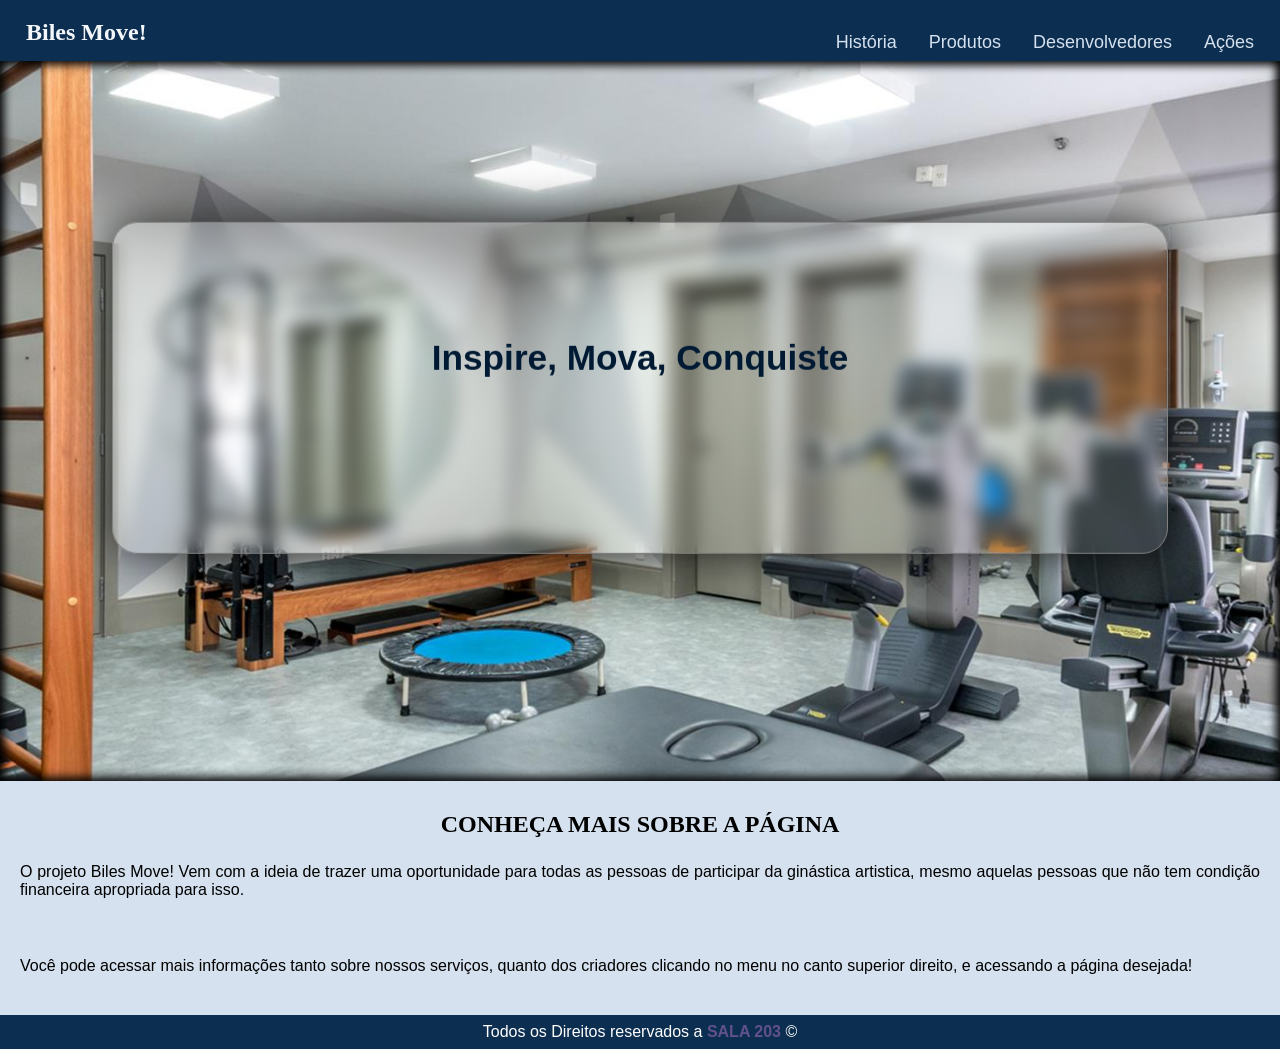
<file: index.html>
<!DOCTYPE html>
<html lang="pt-br">
<head>
    <meta charset="UTF-8">
    <meta name="viewport" content="width=device-width, initial-scale=1.0">
    <title>Bem-Vindo(a)!</title>
    <link rel="stylesheet" href="style.css">
</head>
<body>
    <header class="header">
        <nav class="nav" data-page="inicio">
            <h1>Biles Move!</h1>
            <button class="hamburger" aria-label="Abrir menu">
                <span></span>
                <span></span>
                <span></span>
            </button>
            <ul class="nav-list">
                <li><a href="historia.html">História</a></li>
                <li><a href="produtos.html">Produtos</a></li>
                <li><a href="desenvolvedores.html">Desenvolvedores</a></li>
                <li><a href="acoes.html">Ações</a></li>
            </ul>
        </nav>
    </header>
    <div id="container">
        <section id="content">
            <h1> Inspire, Mova, Conquiste  </h1>
        </section>
    </div>
    <main>
        <h2>CONHEÇA MAIS SOBRE A PÁGINA</h2>
        <p>O projeto Biles Move! Vem com a ideia de trazer uma oportunidade para todas as pessoas de participar da ginástica artistica, mesmo aquelas pessoas que não tem condição financeira apropriada para isso.
        </p> <br>
        <p>Você pode acessar mais informações tanto sobre nossos serviços, quanto dos criadores clicando no menu no canto superior direito, e acessando a página desejada!</p>
    </main>
    <footer>Todos os Direitos reservados a <a href="">SALA 203</a> &copy;</footer>

    <div id="loading-overlay" class="hidden">Carregando...</div>

    <script>
        const hamburger = document.querySelector(".hamburger");
        const nav = document.querySelector(".nav");
        const navList = document.querySelector(".nav-list");
        const loadingOverlay = document.getElementById("loading-overlay");

        const pageName = document.location.pathname.split("/").pop() || "index.html";

        const highlightCurrentOrMapInicio = () => {
            const currentPage = pageName.toLowerCase();
            const map = {
                "historia.html": "História",
                "produtos.html": "Produtos",
                "desenvolvedores.html": "Desenvolvedores",
                "acoes.html": "Ações",
                "index.html": "Inicio"
            };

            const currentText = map[currentPage] || "Inicio";
            navList.querySelectorAll("li > a").forEach(anchor => {
                if (anchor.textContent.trim().toLowerCase() === currentText.toLowerCase()) {
                    anchor.textContent = "Inicio";
                    anchor.href = "index.html";
                }
            });
        };

        const toggleNav = () => {
            nav.classList.toggle("active");
            hamburger.classList.toggle("active");
            document.body.classList.toggle("no-scroll");
        };

        hamburger.addEventListener("click", toggleNav);

        navList.querySelectorAll("a").forEach(link => {
            link.addEventListener("click", event => {
                event.preventDefault();
                const destino = link.getAttribute("href");

                nav.classList.add("active");
                hamburger.classList.add("active");
                document.body.classList.add("no-scroll");
                loadingOverlay.classList.remove("hidden");

                setTimeout(() => {
                    window.location.href = destino;
                }, 300);
            });
        });

        highlightCurrentOrMapInicio();
        nav.classList.remove("active");
        hamburger.classList.remove("active");
    </script>
</body>
</html>
</file>
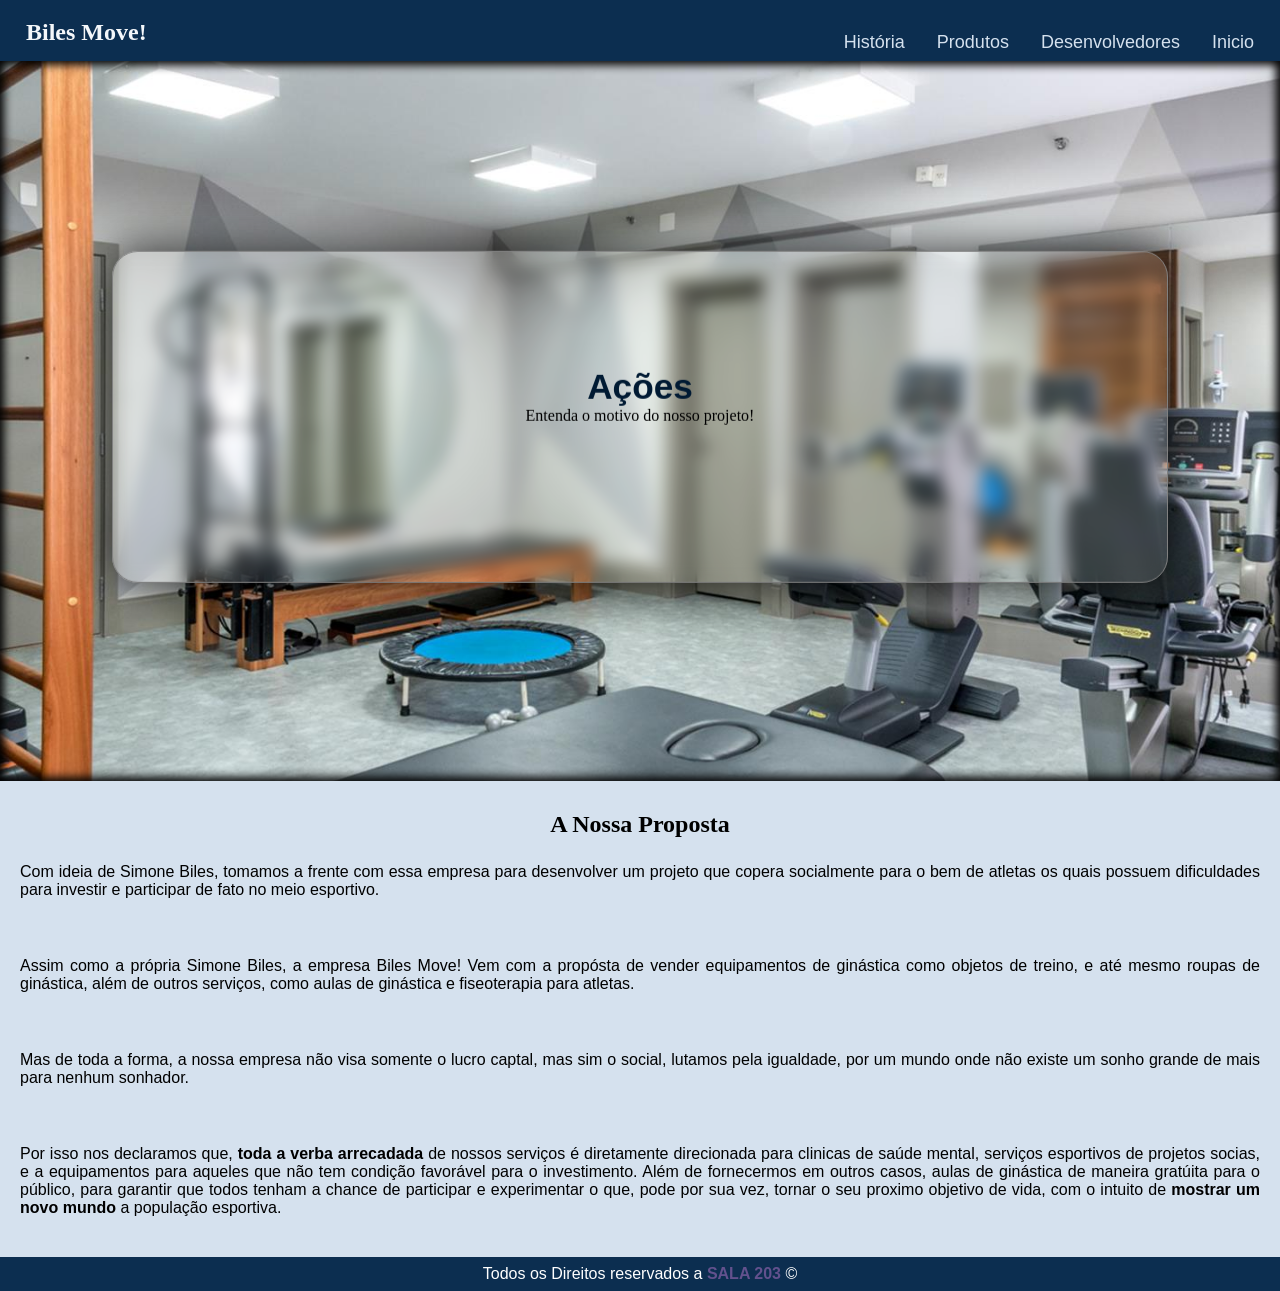
<file: acoes.html>
<!DOCTYPE html>
<html lang="pt-br">
<head>
    <meta charset="UTF-8">
    <meta name="viewport" content="width=device-width, initial-scale=1.0">
    <title>Ações</title>
    <link rel="stylesheet" href="style.css">
</head>
<body>
    <header class="header">
        <nav class="nav" data-page="acoes">
            <h1>Biles Move!</h1>
            <button class="hamburger" aria-label="Abrir menu">
                <span></span>
                <span></span>
                <span></span>
            </button>
            <ul class="nav-list">
                <li><a href="historia.html">História</a></li>
                <li><a href="produtos.html">Produtos</a></li>
                <li><a href="desenvolvedores.html">Desenvolvedores</a></li>
                <li><a href="acoes.html">Ações</a></li>
            </ul>
        </nav>
    </header>

    <div id="conteiner">
        <section id="content">
            <h1>Ações</h1>
            <p>Entenda o motivo do nosso projeto!</p>
        </section>
    </div>

    <main>
        <h2>A Nossa Proposta</h2>
        <p>Com ideia de Simone Biles, tomamos a frente com essa empresa para desenvolver um projeto que copera socialmente para o bem de atletas os quais possuem dificuldades para investir e participar de fato no meio esportivo.</p>
<br>
        <p>Assim como a própria Simone Biles, a empresa Biles Move! Vem com a propósta de vender equipamentos de ginástica como objetos de treino, e até mesmo roupas de ginástica, além de outros serviços, como aulas de ginástica e fiseoterapia para atletas.</p>
<br>
        <p>Mas de toda a forma, a nossa empresa não visa somente o lucro captal, mas sim o social, lutamos pela igualdade, por um mundo onde não existe um sonho grande de mais para nenhum sonhador.</p>
<br>
        <p>Por isso nos declaramos que, <strong>toda a verba arrecadada</strong> de nossos serviços é diretamente direcionada para clinicas de saúde mental, serviços esportivos de projetos socias, e a equipamentos para aqueles que não tem condição favorável para o investimento. Além de fornecermos em outros casos, aulas de ginástica de maneira gratúita para o público, para garantir que todos tenham a chance de participar e experimentar o que, pode por sua vez, tornar o seu proximo objetivo de vida, com o intuito de <strong>mostrar um novo mundo</strong> a população esportiva.</p>
    </main>

    <footer>Todos os Direitos reservados a <a href="">SALA 203</a> &copy;</footer>

    <div id="loading-overlay" class="hidden">Carregando...</div>

    <script>
        const hamburger = document.querySelector(".hamburger");
        const nav = document.querySelector(".nav");
        const navList = document.querySelector(".nav-list");
        const loadingOverlay = document.getElementById("loading-overlay");

        const pageName = document.location.pathname.split("/").pop() || "index.html";

        const highlightCurrentOrMapInicio = () => {
            const currentPage = pageName.toLowerCase();
            const map = {
                "historia.html": "História",
                "produtos.html": "Produtos",
                "desenvolvedores.html": "Desenvolvedores",
                "acoes.html": "Ações",
                "index.html": "Inicio"
            };

            const currentText = map[currentPage] || "Inicio";
            navList.querySelectorAll("li > a").forEach(anchor => {
                if (anchor.textContent.trim().toLowerCase() === currentText.toLowerCase()) {
                    anchor.textContent = "Inicio";
                    anchor.href = "index.html";
                }
            });
        };

        const toggleNav = () => {
            nav.classList.toggle("active");
            hamburger.classList.toggle("active");
            document.body.classList.toggle("no-scroll");
        };

        hamburger.addEventListener("click", toggleNav);

        navList.querySelectorAll("a").forEach(link => {
            link.addEventListener("click", event => {
                event.preventDefault();
                const destino = link.getAttribute("href");

                nav.classList.add("active");
                hamburger.classList.add("active");
                document.body.classList.add("no-scroll");
                loadingOverlay.classList.remove("hidden");

                setTimeout(() => {
                    window.location.href = destino;
                }, 300);
            });
        });

        highlightCurrentOrMapInicio();
        nav.classList.remove("active");
        hamburger.classList.remove("active");
    </script>
</body>
</html>
</file>
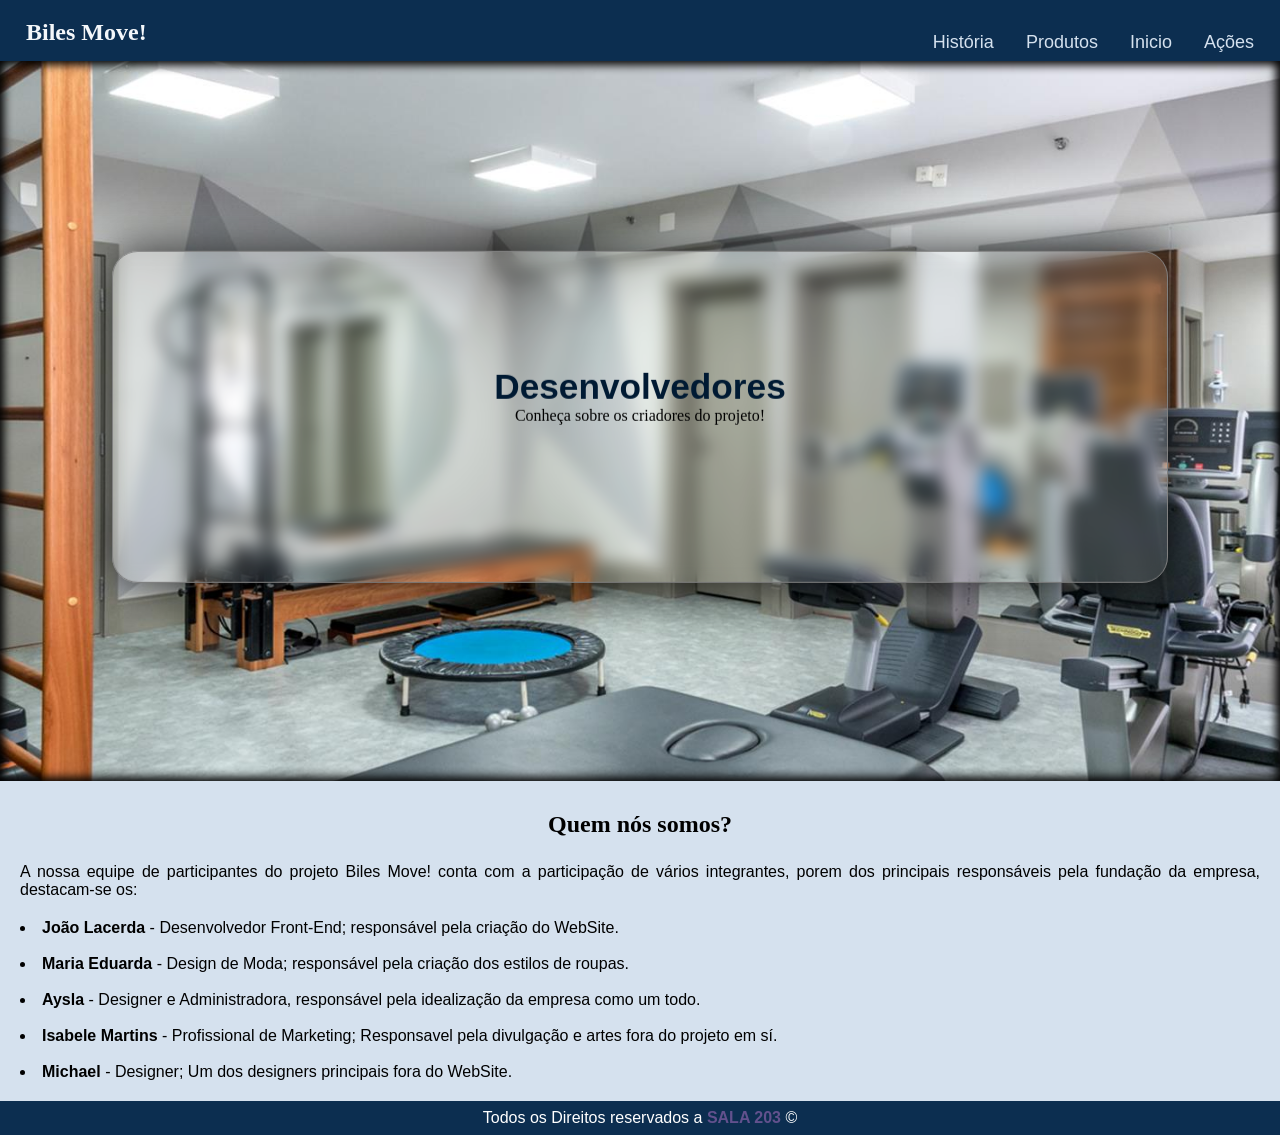
<file: desenvolvedores.html>
<!DOCTYPE html>
<html lang="pt-br">
<head>
    <meta charset="UTF-8">
    <meta name="viewport" content="width=device-width, initial-scale=1.0">
    <title>Desenvolvedores</title>
    <link rel="stylesheet" href="style.css">
    <style>
        ul {
            list-style: inside;
        }
        li {
            font-family: Arial, Helvetica, sans-serif;
            text-align: justify;
        }
    </style>
</head>
<body>
    <header class="header">
        <nav class="nav" data-page="desenvolvedores">
            <h1>Biles Move!</h1>
            <button class="hamburger" aria-label="Abrir menu">
                <span></span>
                <span></span>
                <span></span>
            </button>
            <ul class="nav-list">
                <li><a href="historia.html">História</a></li>
                <li><a href="produtos.html">Produtos</a></li>
                <li><a href="desenvolvedores.html">Desenvolvedores</a></li>
                <li><a href="acoes.html">Ações</a></li>
            </ul>
        </nav>
    </header>

    <div id="conteiner">
        <section id="content">
            <h1>Desenvolvedores</h1>
            <p>Conheça sobre os criadores do projeto!</p>
        </section>
    </div>

    <main>
        <h2>Quem nós somos?</h2>
        <p>A nossa equipe de participantes do projeto Biles Move! conta com a participação de vários integrantes, porem dos principais responsáveis pela fundação da empresa, destacam-se os:</p>

        <section>
            <ul>
                <li><strong>João Lacerda</strong> - Desenvolvedor Front-End; responsável pela criação do WebSite.</li> <br>
                <li><strong>Maria Eduarda</strong> - Design de Moda; responsável pela criação dos estilos de roupas.</li> <br>
                <li><strong>Aysla</strong> - Designer e Administradora, responsável pela idealização da empresa como um todo.</li> <br>
                <li><strong>Isabele Martins</strong> - Profissional de Marketing; Responsavel pela divulgação e artes fora do projeto em sí.</li> <br>
                <li><strong>Michael</strong> - Designer; Um dos designers principais fora do WebSite.</li>

            </ul>
        </section>
    </main>

    <footer>Todos os Direitos reservados a <a href="">SALA 203</a> &copy;</footer>

    <div id="loading-overlay" class="hidden">Carregando...</div>

    <script>
        const hamburger = document.querySelector(".hamburger");
        const nav = document.querySelector(".nav");
        const navList = document.querySelector(".nav-list");
        const loadingOverlay = document.getElementById("loading-overlay");

        const pageName = document.location.pathname.split("/").pop() || "index.html";

        const highlightCurrentOrMapInicio = () => {
            const currentPage = pageName.toLowerCase();
            const map = {
                "historia.html": "História",
                "produtos.html": "Produtos",
                "desenvolvedores.html": "Desenvolvedores",
                "acoes.html": "Ações",
                "index.html": "Inicio"
            };

            const currentText = map[currentPage] || "Inicio";
            navList.querySelectorAll("li > a").forEach(anchor => {
                if (anchor.textContent.trim().toLowerCase() === currentText.toLowerCase()) {
                    anchor.textContent = "Inicio";
                    anchor.href = "index.html";
                }
            });
        };

        const toggleNav = () => {
            nav.classList.toggle("active");
            hamburger.classList.toggle("active");
            document.body.classList.toggle("no-scroll");
        };

        hamburger.addEventListener("click", toggleNav);

        navList.querySelectorAll("a").forEach(link => {
            link.addEventListener("click", event => {
                event.preventDefault();
                const destino = link.getAttribute("href");

                nav.classList.add("active");
                hamburger.classList.add("active");
                document.body.classList.add("no-scroll");
                loadingOverlay.classList.remove("hidden");

                setTimeout(() => {
                    window.location.href = destino;
                }, 300);
            });
        });

        highlightCurrentOrMapInicio();
        nav.classList.remove("active");
        hamburger.classList.remove("active");
    </script>
</body>
</html>
</file>
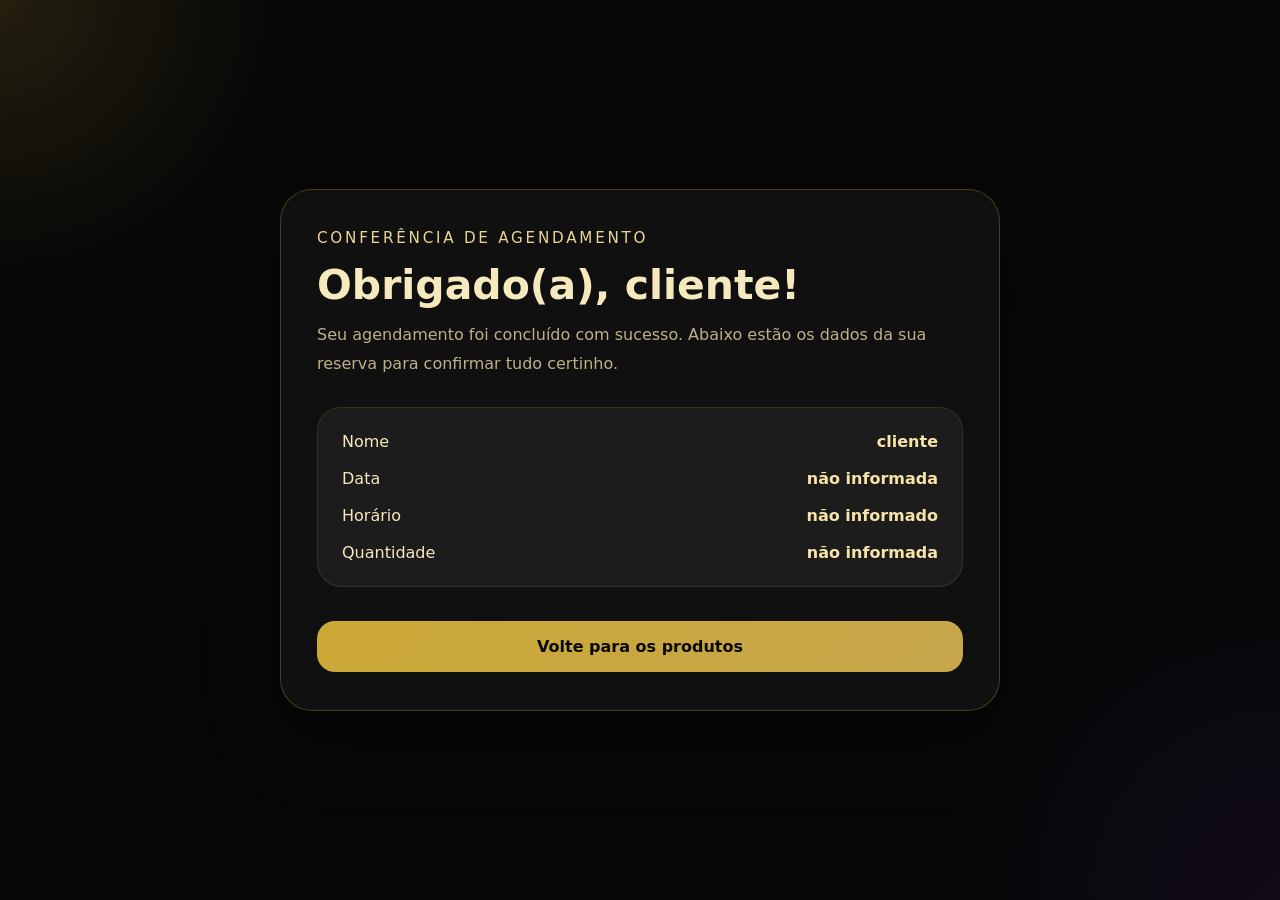
<file: fiseoconcluida.html>
<!DOCTYPE html>
<html lang="pt-br">
<head>
    <meta charset="UTF-8">
    <meta name="viewport" content="width=device-width, initial-scale=1.0">
    <title>Obrigado(a)!</title>
    <style>
        :root {
            --bg: #050505;
            --panel: rgba(18, 18, 18, 0.92);
            --border: rgba(212, 175, 55, 0.28);
            --text: #f6e9be;
            --text-muted: #bdb08a;
            --gold: #e9d694;
            --gold-strong: #f7e3a8;
            --success: #9fcd8f;
            --shadow: 0 26px 68px rgba(0, 0, 0, 0.4);
        }

        * {
            margin: 0;
            padding: 0;
            box-sizing: border-box;
        }

        body {
            min-height: 100vh;
            font-family: Inter, system-ui, -apple-system, BlinkMacSystemFont, "Segoe UI", sans-serif;
            background: radial-gradient(circle at top left, rgba(212,175,55,0.14), transparent 18%),
                        radial-gradient(circle at bottom right, rgba(71, 38, 114, 0.16), transparent 22%),
                        linear-gradient(180deg, #070707 0%, #070607 100%);
            color: var(--text);
            display: flex;
            align-items: center;
            justify-content: center;
            padding: 30px;
        }

        .card {
            width: min(720px, 100%);
            background: var(--panel);
            border: 1px solid var(--border);
            border-radius: 32px;
            box-shadow: var(--shadow);
            overflow: hidden;
            animation: slideUp 0.8s ease-out forwards;
            opacity: 0;
            transform: translateY(60px);
        }

        .card.visible {
            opacity: 1;
            transform: translateY(0);
        }

        .card-inner {
            padding: 38px 36px;
        }

        .headline {
            display: inline-block;
            margin-bottom: 18px;
            color: var(--gold);
            letter-spacing: 0.18em;
            font-size: 0.95rem;
        }

        h1 {
            font-size: clamp(2rem, 3.2vw, 2.8rem);
            margin-bottom: 14px;
            line-height: 1.02;
        }

        .message-copy {
            color: var(--text-muted);
            line-height: 1.8;
            margin-bottom: 28px;
        }

        .details {
            background: rgba(255,255,255,0.05);
            border: 1px solid rgba(212,175,55,0.14);
            padding: 24px;
            border-radius: 24px;
            display: grid;
            gap: 18px;
            margin-bottom: 34px;
        }

        .detail-item {
            display: flex;
            justify-content: space-between;
            gap: 16px;
            color: var(--text-muted);
            font-size: 1rem;
        }

        .detail-item strong {
            color: var(--gold-strong);
            font-weight: 700;
        }

        .detail-item span {
            color: var(--text);
        }

        .action-link {
            display: inline-flex;
            align-items: center;
            justify-content: center;
            width: 100%;
            padding: 16px 22px;
            background: linear-gradient(135deg, rgba(212,175,55,0.96), rgba(255,214,95,0.76));
            border-radius: 18px;
            color: #090908;
            font-weight: 700;
            text-decoration: none;
            transition: transform 0.2s ease, filter 0.2s ease;
        }

        .action-link:hover {
            transform: translateY(-2px);
            filter: brightness(1.04);
        }

        @keyframes slideUp {
            from {
                transform: translateY(60px);
                opacity: 0;
            }
            to {
                transform: translateY(0);
                opacity: 1;
            }
        }

        @media (max-width: 620px) {
            .card-inner {
                padding: 28px 22px;
            }

            .detail-item {
                flex-direction: column;
                align-items: flex-start;
            }
        }
    </style>
</head>
<body>
    <article class="card" id="card">
        <div class="card-inner">
            <span class="headline">CONFERÊNCIA DE AGENDAMENTO</span>
            <h1 id="message">Obrigado(a)!</h1>
            <p class="message-copy">Seu agendamento foi concluído com sucesso. Abaixo estão os dados da sua reserva para confirmar tudo certinho.</p>

            <div class="details">
                <div class="detail-item"><span>Nome</span><strong id="detail-name">-</strong></div>
                <div class="detail-item"><span>Data</span><strong id="detail-date">-</strong></div>
                <div class="detail-item"><span>Horário</span><strong id="detail-time">-</strong></div>
                <div class="detail-item"><span>Quantidade</span><strong id="detail-quantity">-</strong></div>
            </div>

            <a class="action-link" href="produtos.html">Volte para os produtos</a>
        </div>
    </article>

    <script>
        const params = new URLSearchParams(window.location.search);
        const nome = params.get('nome') || 'cliente';
        const rawData = params.get('data');
        const horario = params.get('horario') || 'não informado';
        const quantidade = params.get('quantidade') || 'não informada';

        const formatDate = value => {
            if (!value) return 'não informada';
            const parts = value.split('-');
            return parts.length === 3 ? `${parts[2]}/${parts[1]}/${parts[0]}` : value;
        };

        const data = formatDate(rawData);

        document.getElementById('message').textContent = `Obrigado(a), ${nome}!`;
        document.getElementById('detail-name').textContent = nome;
        document.getElementById('detail-date').textContent = data;
        document.getElementById('detail-time').textContent = horario;
        document.getElementById('detail-quantity').textContent = quantidade;

        const card = document.getElementById('card');
        window.requestAnimationFrame(() => card.classList.add('visible'));
    </script>
</body>
</html>
</file>
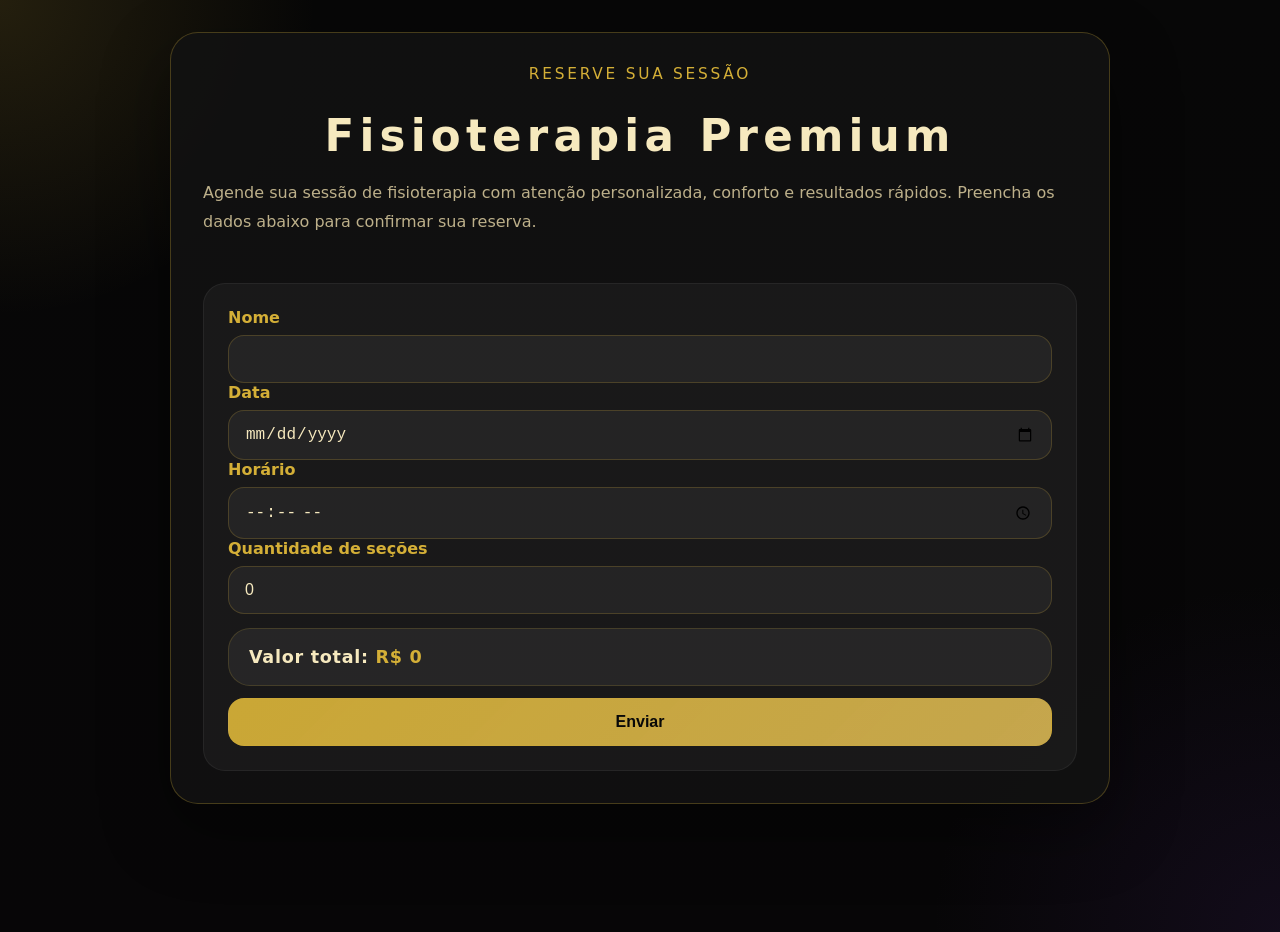
<file: fisioterapia.html>
<!DOCTYPE html>
<html lang="pt-br">
<head>
    <meta charset="UTF-8">
    <meta name="viewport" content="width=device-width, initial-scale=1.0">
    <title>Fisioterapia</title>
    <style>
        :root {
            --bg: #050505;
            --panel: rgba(18, 18, 18, 0.86);
            --border: rgba(212, 175, 55, 0.28);
            --text: #f6e9be;
            --text-muted: #bdb08a;
            --gold: #d4af37;
            --green: #1e3f2d;
            --blue: #0f3d6f;
            --purple: #472a56;
            --shadow: 0 26px 68px rgba(0, 0, 0, 0.4);
        }

        * {
            margin: 0;
            padding: 0;
            box-sizing: border-box;
        }

        body {
            min-height: 100vh;
            background: radial-gradient(circle at top left, rgba(212,175,55,0.14), transparent 20%),
                        radial-gradient(circle at bottom right, rgba(71, 38, 114, 0.18), transparent 22%),
                        linear-gradient(180deg, #070707 0%, #070607 100%);
            color: var(--text);
            font-family: Inter, system-ui, -apple-system, BlinkMacSystemFont, "Segoe UI", sans-serif;
        }

        .page-wrapper {
            max-width: 980px;
            margin: 32px auto;
            padding: 0 20px 40px;
        }

        .card {
            background: var(--panel);
            border: 1px solid var(--border);
            border-radius: 28px;
            box-shadow: var(--shadow);
            overflow: hidden;
            padding: 32px;
        }

        h1 {
            font-size: clamp(2rem, 3.4vw, 3rem);
            text-align: center;
            margin-bottom: 18px;
            letter-spacing: 0.12em;
        }

        .headline {
            display: block;
            text-align: center;
            color: var(--gold);
            margin-bottom: 28px;
            font-size: 0.96rem;
            letter-spacing: 0.18em;
        }

        .content {
            display: grid;
            gap: 28px;
        }

        .info-block {
            background: rgba(255,255,255,0.04);
            border: 1px solid rgba(255,255,255,0.06);
            border-radius: 22px;
            padding: 24px;
        }

        p {
            line-height: 1.8;
            color: var(--text-muted);
            margin-bottom: 18px;
        }

        ul {
            list-style: inside disc;
            color: var(--text);
            padding-left: 18px;
            margin-bottom: 18px;
        }

        ul li {
            margin-bottom: 10px;
        }

        label {
            display: block;
            margin-bottom: 8px;
            font-weight: 600;
            color: var(--gold);
        }

        input,
        button {
            width: 100%;
            border-radius: 16px;
            border: 1px solid rgba(212,175,55,0.22);
            padding: 14px 16px;
            font-size: 1rem;
            color: var(--text);
            background: rgba(255,255,255,0.05);
            outline: none;
        }

        input:focus,
        button:focus {
            border-color: var(--gold);
            box-shadow: 0 0 0 4px rgba(212,175,55,0.12);
        }

        input[type="submit"] {
            background: linear-gradient(135deg, rgba(212,175,55,0.95), rgba(255,214,95,0.75));
            color: #080808;
            font-weight: 700;
            cursor: pointer;
            margin-top: 12px;
        }

        input[type="submit"]:hover {
            filter: brightness(1.04);
        }

        .total-box {
            margin-top: 14px;
            padding: 18px 20px;
            border-radius: 22px;
            background: rgba(255,255,255,0.06);
            border: 1px solid rgba(212,175,55,0.18);
        }

        .total-box h2 {
            font-size: 1.1rem;
            letter-spacing: 0.04em;
            color: var(--text);
        }

        .total-box strong {
            color: var(--gold);
        }

        @media (max-width: 720px) {
            .page-wrapper {
                margin: 20px auto;
                padding: 0 14px 30px;
            }

            .card {
                padding: 24px;
            }
        }
    </style>
</head>
<body>
    <div class="page-wrapper">
        <div class="card">
            <span class="headline">RESERVE SUA SESSÃO</span>
            <h1>Fisioterapia Premium</h1>
            <div class="content">
                <div>
                    <p>Agende sua sessão de fisioterapia com atenção personalizada, conforto e resultados rápidos. Preencha os dados abaixo para confirmar sua reserva.</p>
                </div>
                <section class="info-block">
                    <form id="formulario" method="GET" action="fiseoconcluida.html">
                        <label for="nome">Nome</label>
                        <input type="text" id="nome" name="nome" required>

                        <label for="data">Data</label>
                        <input type="date" id="data" name="data" required>

                        <label for="horario">Horário</label>
                        <input type="time" id="horario" name="horario" min="07:00" max="19:00" step="1800" required>

                        <label for="quantidade">Quantidade de seções</label>
                        <input type="number" min="0" max="5" id="quantidade" name="quantidade" required>

                        <div class="total-box">
                            <h2>Valor total: <strong id="valor-total">R$ 40</strong></h2>
                        </div>

                        <input type="submit" name="send" id="enviar" value="Enviar">
                    </form>
                </section>
            </div>
        </div>
    </div>

    <script>
        const quantidadeInput = document.getElementById('quantidade');
        const valorTotalElement = document.getElementById('valor-total');
        const valorPorSecao = 40;

        const atualizarValorTotal = () => {
            let quantidade = Number(quantidadeInput.value) || 0;
            if (quantidade < 0) quantidade = 0;
            if (quantidade > 5) quantidade = 5;
            quantidadeInput.value = quantidade;

            const total = quantidade * valorPorSecao;
            valorTotalElement.textContent = `R$ ${total}`;
        };

        quantidadeInput.addEventListener('change', atualizarValorTotal);
        quantidadeInput.addEventListener('input', atualizarValorTotal);

        atualizarValorTotal();
    </script>
</body>
</html>
</file>
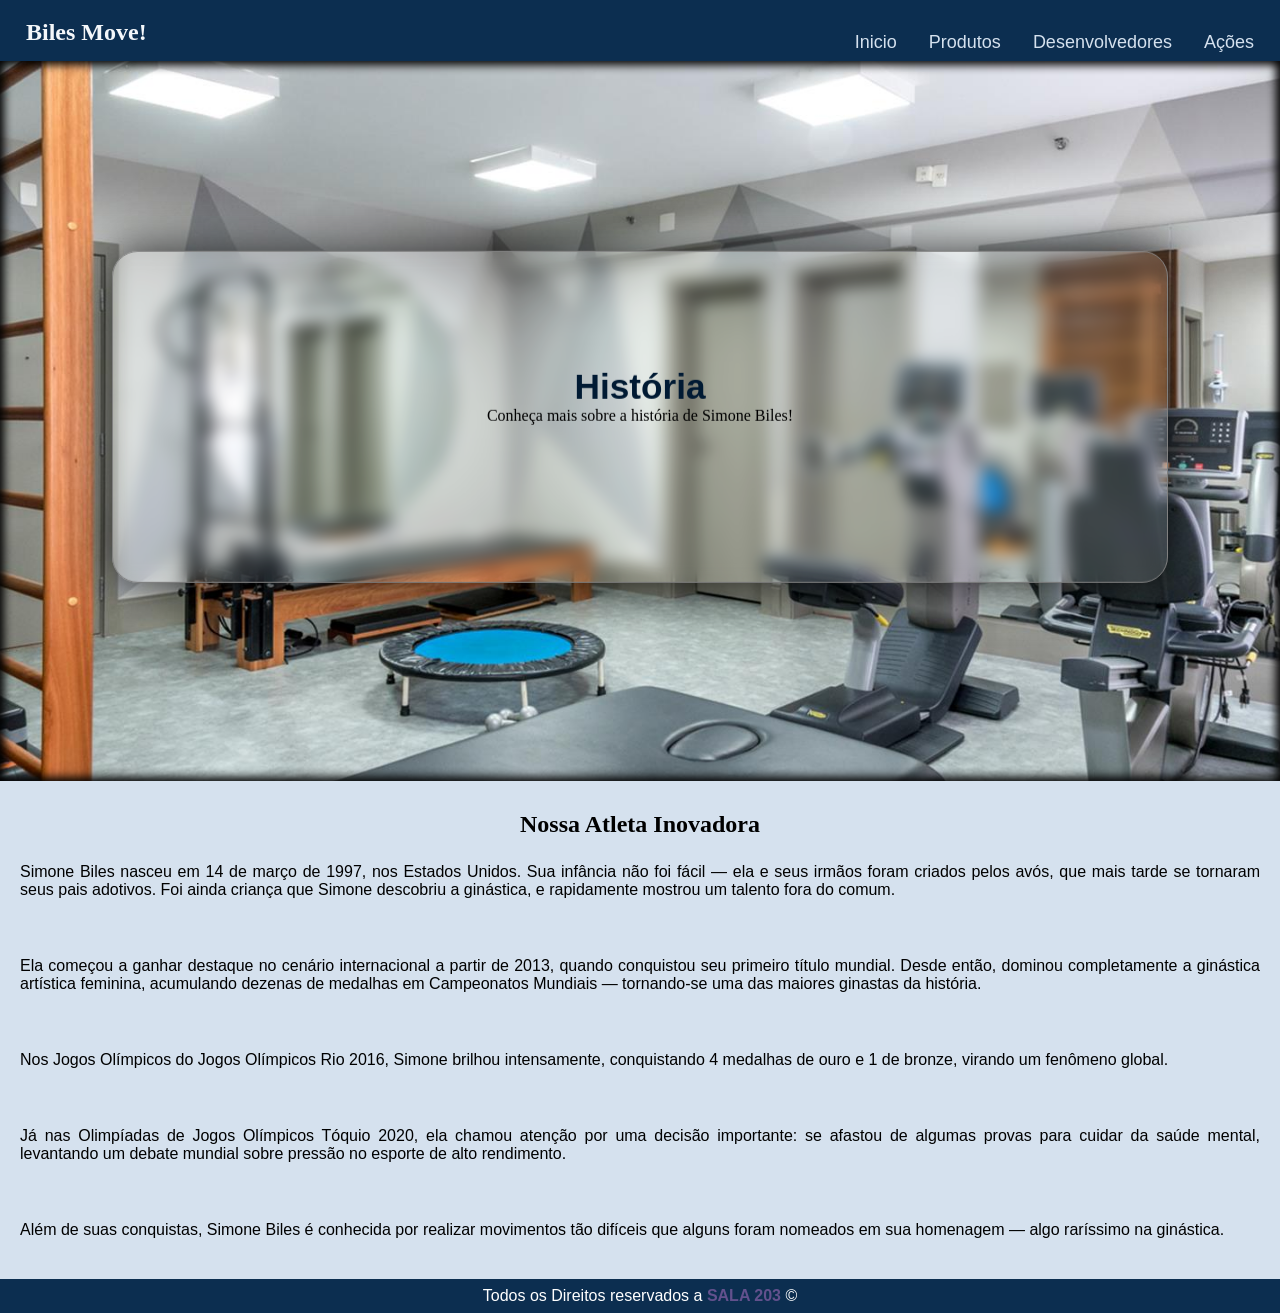
<file: historia.html>
<!DOCTYPE html>
<html lang="pt-br">
<head>
    <meta charset="UTF-8">
    <meta name="viewport" content="width=device-width, initial-scale=1.0">
    <title>História</title>
    <link rel="stylesheet" href="style.css">
</head>
<body>
    <header class="header">
        
        <nav class="nav" data-page="historia">
            <h1>Biles Move!</h1>
            <button class="hamburger" aria-label="Abrir menu">
                <span></span>
                <span></span>
                <span></span>
            </button>
            <ul class="nav-list">
                <li><a href="historia.html">História</a></li>
                <li><a href="produtos.html">Produtos</a></li>
                <li><a href="desenvolvedores.html">Desenvolvedores</a></li>
                <li><a href="acoes.html">Ações</a></li>
            </ul>
        </nav>
    </header>

    <div id="conteiner">
        <section id="content">
            <h1>História</h1>
            <p>Conheça mais sobre a história de Simone Biles!</p>
        </section>
    </div>

    <main>
        <h2>Nossa Atleta Inovadora</h2>
        <p>Simone Biles nasceu em 14 de março de 1997, nos Estados Unidos. Sua infância não foi fácil — ela e seus irmãos foram criados pelos avós, que mais tarde se tornaram seus pais adotivos. Foi ainda criança que Simone descobriu a ginástica, e rapidamente mostrou um talento fora do comum.</p>
<br>
        <p>Ela começou a ganhar destaque no cenário internacional a partir de 2013, quando conquistou seu primeiro título mundial. Desde então, dominou completamente a ginástica artística feminina, acumulando dezenas de medalhas em Campeonatos Mundiais — tornando-se uma das maiores ginastas da história.</p>
<br>
        <p>Nos Jogos Olímpicos do Jogos Olímpicos Rio 2016, Simone brilhou intensamente, conquistando 4 medalhas de ouro e 1 de bronze, virando um fenômeno global.</p>
<br>
        <p>Já nas Olimpíadas de Jogos Olímpicos Tóquio 2020, ela chamou atenção por uma decisão importante: se afastou de algumas provas para cuidar da saúde mental, levantando um debate mundial sobre pressão no esporte de alto rendimento.</p>
<br>
        <p>Além de suas conquistas, Simone Biles é conhecida por realizar movimentos tão difíceis que alguns foram nomeados em sua homenagem — algo raríssimo na ginástica.</p>
    </main>

    <footer>Todos os Direitos reservados a <a href="">SALA 203</a> &copy;</footer>

    <div id="loading-overlay" class="hidden">Carregando...</div>

    <script>
        const hamburger = document.querySelector(".hamburger");
        const nav = document.querySelector(".nav");
        const navList = document.querySelector(".nav-list");
        const loadingOverlay = document.getElementById("loading-overlay");

        const pageName = document.location.pathname.split("/").pop() || "index.html";

        const highlightCurrentOrMapInicio = () => {
            const currentPage = pageName.toLowerCase();
            const map = {
                "historia.html": "História",
                "produtos.html": "Produtos",
                "desenvolvedores.html": "Desenvolvedores",
                "acoes.html": "Ações",
                "index.html": "Inicio"
            };

            const currentText = map[currentPage] || "Inicio";
            navList.querySelectorAll("li > a").forEach(anchor => {
                if (anchor.textContent.trim().toLowerCase() === currentText.toLowerCase()) {
                    anchor.textContent = "Inicio";
                    anchor.href = "index.html";
                }
            });
        };

        const toggleNav = () => {
            nav.classList.toggle("active");
            hamburger.classList.toggle("active");
            document.body.classList.toggle("no-scroll");
        };

        hamburger.addEventListener("click", toggleNav);

        navList.querySelectorAll("a").forEach(link => {
            link.addEventListener("click", event => {
                event.preventDefault();
                const destino = link.getAttribute("href");

                nav.classList.add("active");
                hamburger.classList.add("active");
                document.body.classList.add("no-scroll");
                loadingOverlay.classList.remove("hidden");

                setTimeout(() => {
                    window.location.href = destino;
                }, 300);
            });
        });

        highlightCurrentOrMapInicio();
        nav.classList.remove("active");
        hamburger.classList.remove("active");
    </script>
</body>
</html>
</file>
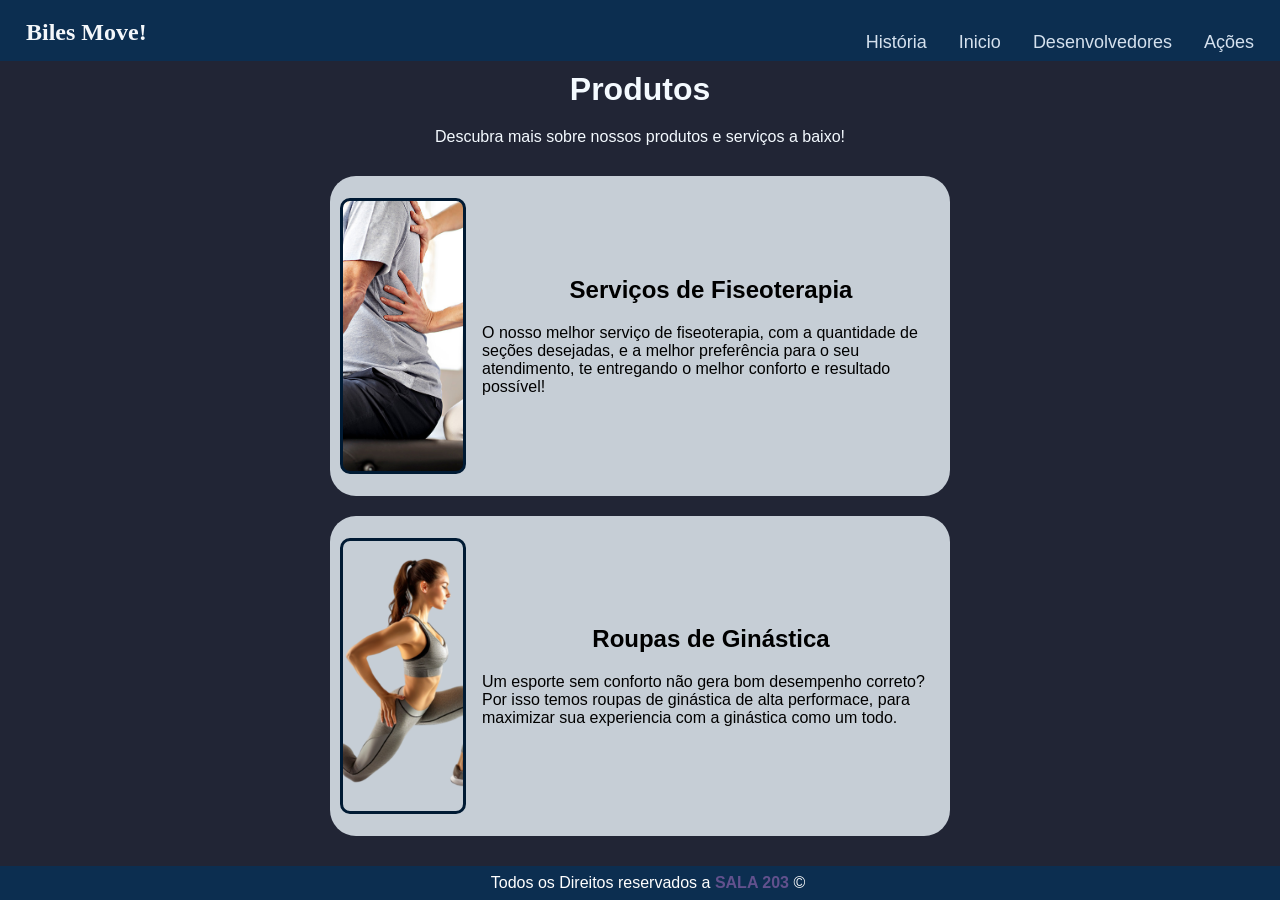
<file: produtos.html>
<!DOCTYPE html>
<html lang="pt-br">
<head>
    <meta charset="UTF-8">
    <meta name="viewport" content="width=device-width, initial-scale=1.0">
    <title>Produtos</title>
    <link rel="stylesheet" href="produtos.css">
</head>
<body>
    <header class="header">
        <nav class="nav" data-page="produtos">
            <h1>Biles Move!</h1>
            <button class="hamburger" aria-label="Abrir menu">
                <span></span>
                <span></span>
                <span></span>
            </button>
            <ul class="nav-list">
                <li><a href="historia.html">História</a></li>
                <li><a href="produtos.html">Produtos</a></li>
                <li><a href="desenvolvedores.html">Desenvolvedores</a></li>
                <li><a href="acoes.html">Ações</a></li>
            </ul>
        </nav>
    </header>

    <div>
        <h1>Produtos</h1>
        <p>Descubra mais sobre nossos produtos e serviços a baixo!</p>
    </div>

    <a href="fisioterapia.html">
        <section id="produto1">
            <div class="imagemproduto">
        
            </div>
            <aside class="descricaoproduto">
                <h2>Serviços de Fiseoterapia</h2>
                <p>O nosso melhor serviço de fiseoterapia, com a quantidade de seções desejadas, e a melhor preferência para o seu atendimento, te entregando o melhor conforto e resultado possível!</p>
            </aside>
        </section>
    </a>

    <a href="roupas.html">
        <section id="produto2">
            <div class="imagemproduto2">
        
            </div>
            <aside class="descricaoproduto">
                <h2>Roupas de Ginástica</h2>
                <p>Um esporte sem conforto não gera bom desempenho correto? Por isso temos roupas de ginástica de alta performace, para maximizar sua experiencia com a ginástica como um todo.</p>
            </aside>
        </section>
    </a>

    <footer>Todos os Direitos reservados a <a href="">SALA 203</a> &copy;</footer>

    <div id="loading-overlay" class="hidden">Carregando...</div>

    <script>
        const hamburger = document.querySelector(".hamburger");
        const nav = document.querySelector(".nav");
        const navList = document.querySelector(".nav-list");
        const loadingOverlay = document.getElementById("loading-overlay");

        const pageName = document.location.pathname.split("/").pop() || "index.html";

        const highlightCurrentOrMapInicio = () => {
            const currentPage = pageName.toLowerCase();
            const map = {
                "historia.html": "História",
                "produtos.html": "Produtos",
                "desenvolvedores.html": "Desenvolvedores",
                "acoes.html": "Ações",
                "index.html": "Inicio"
            };

            const currentText = map[currentPage] || "Inicio";
            navList.querySelectorAll("li > a").forEach(anchor => {
                if (anchor.textContent.trim().toLowerCase() === currentText.toLowerCase()) {
                    anchor.textContent = "Inicio";
                    anchor.href = "index.html";
                }
            });
        };

        const toggleNav = () => {
            nav.classList.toggle("active");
            hamburger.classList.toggle("active");
            document.body.classList.toggle("no-scroll");
        };

        hamburger.addEventListener("click", toggleNav);

        navList.querySelectorAll("a").forEach(link => {
            link.addEventListener("click", event => {
                event.preventDefault();
                const destino = link.getAttribute("href");

                nav.classList.add("active");
                hamburger.classList.add("active");
                document.body.classList.add("no-scroll");
                loadingOverlay.classList.remove("hidden");

                setTimeout(() => {
                    window.location.href = destino;
                }, 300);
            });
        });

        highlightCurrentOrMapInicio();
        nav.classList.remove("active");
        hamburger.classList.remove("active");
    </script>
</body>
</html>
</file>
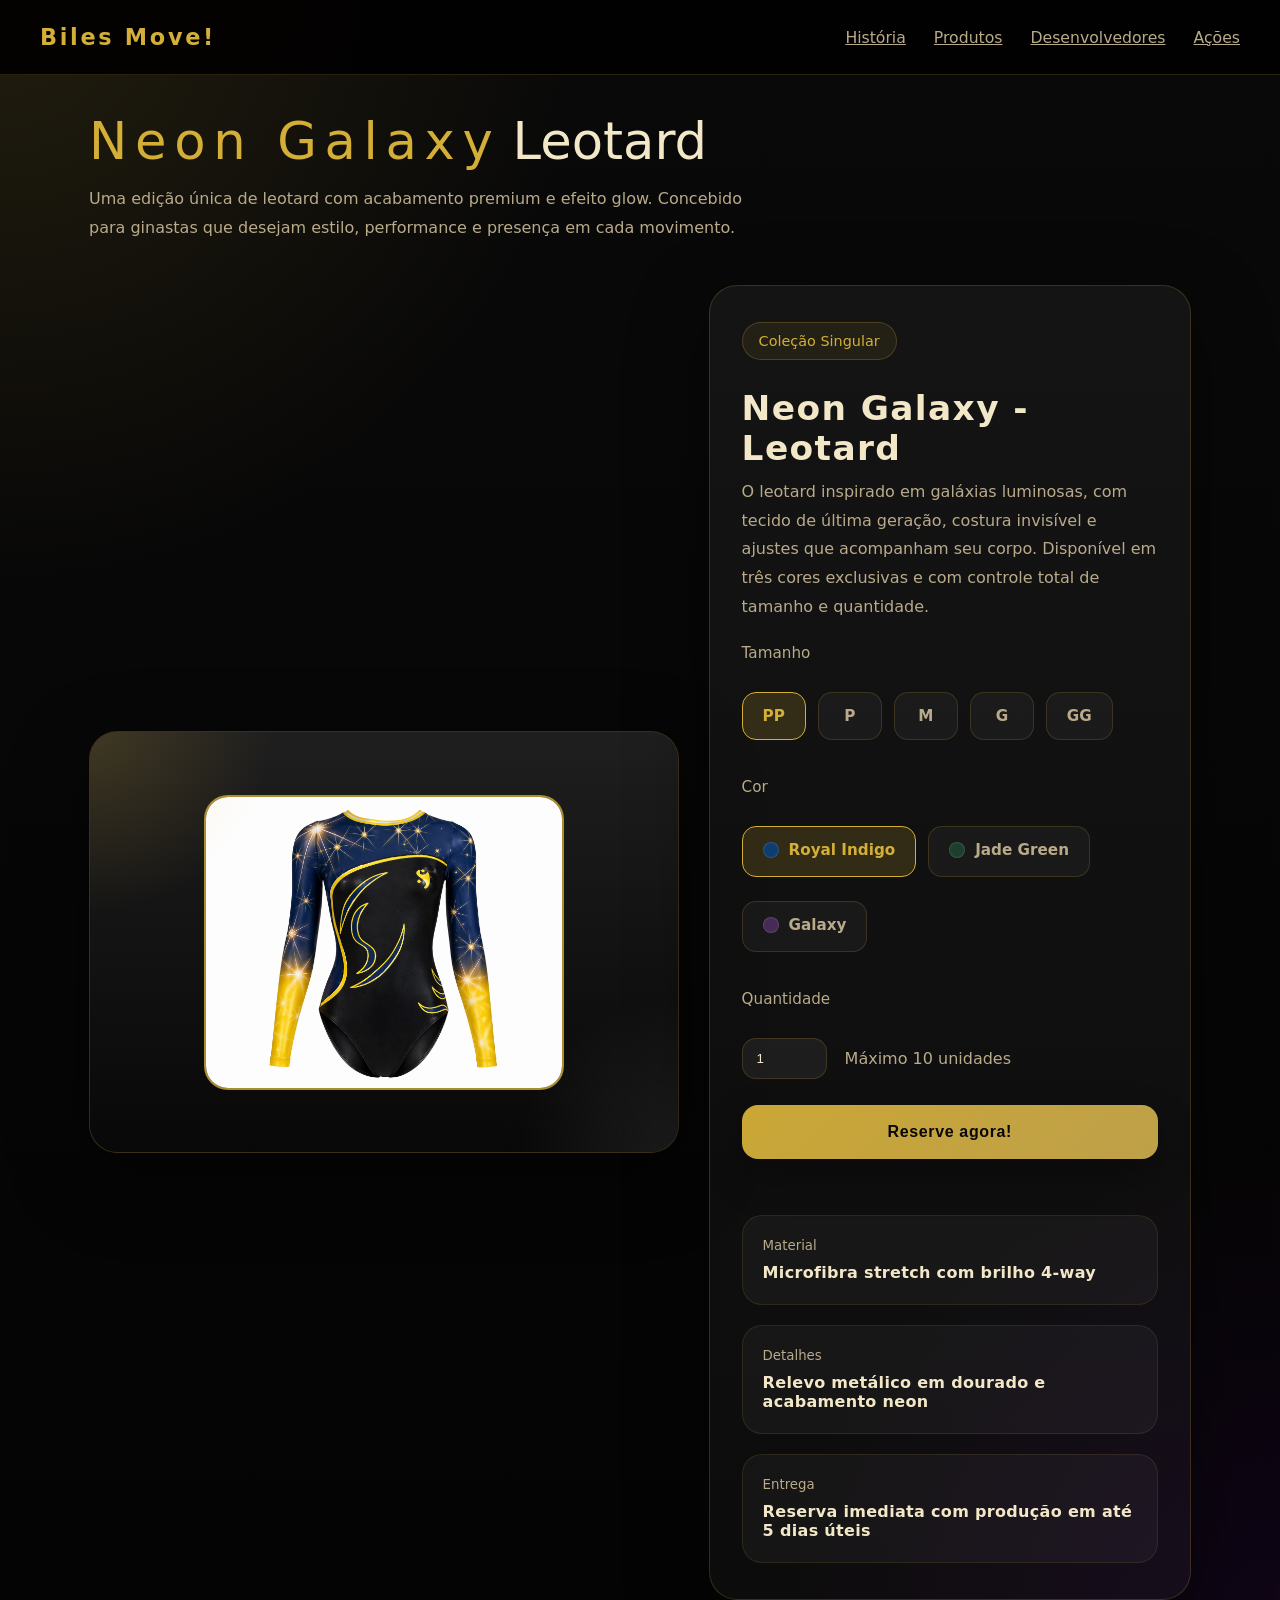
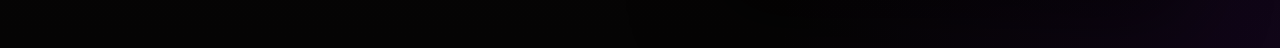
<file: roupas.html>
<!DOCTYPE html>
<html lang="pt-br">
<head>
    <meta charset="UTF-8">
    <meta name="viewport" content="width=device-width, initial-scale=1.0">
    <title>Neon Galaxy - Leotard</title>
    <style>
        :root {
            color-scheme: dark;
            --bg: #060505;
            --surface: #111111;
            --border: #3a2a16;
            --text: #f2e8c8;
            --text-muted: #b9aa8a;
            --gold: #d4af37;
            --blue: #0f3d6f;
            --green: #1e3f2d;
            --purple: #472a56;
            --shadow: 0 24px 80px rgba(0,0,0,0.45);
        }

        * {
            box-sizing: border-box;
            margin: 0;
            padding: 0;
        }

        body {
            font-family: Inter, system-ui, -apple-system, BlinkMacSystemFont, "Segoe UI", sans-serif;
            min-height: 100vh;
            background: radial-gradient(circle at top left, rgba(212,175,55,0.12), transparent 28%),
                        radial-gradient(circle at bottom right, rgba(67, 11, 114, 0.18), transparent 24%),
                        linear-gradient(180deg, #090909 0%, #050404 100%);
            color: var(--text);
        }

        .header {
            padding: 24px 32px;
            position: sticky;
            top: 0;
            z-index: 100;
            background: rgba(3, 2, 2, 0.95);
            border-bottom: 1px solid rgba(212,175,55,0.18);
        }

        .nav {
            max-width: 1200px;
            margin: 0 auto;
            display: flex;
            align-items: center;
            justify-content: space-between;
            gap: 20px;
        }

        .nav h1 {
            font-size: 1.4rem;
            letter-spacing: 0.12em;
            color: var(--gold);
        }

        .nav-list {
            display: flex;
            gap: 28px;
            list-style: none;
        }

        .nav-list a {
            color: var(--text-muted);
            font-size: 0.98rem;
            transition: color 0.22s ease;
        }

        .nav-list a:hover,
        .nav-list a.active {
            color: var(--gold);
        }

        .hero {
            max-width: 1150px;
            margin: 40px auto 0;
            padding: 0 24px 48px;
        }

        .hero-title {
            display: inline-flex;
            align-items: center;
            gap: 12px;
            font-size: clamp(2rem, 4vw, 3.4rem);
            line-height: 1.02;
        }

        .hero-title span {
            color: var(--gold);
            letter-spacing: 0.15em;
        }

        .hero-copy {
            max-width: 680px;
            margin-top: 18px;
            font-size: 1rem;
            color: var(--text-muted);
            line-height: 1.8;
        }

        .product-panel {
            display: grid;
            grid-template-columns: minmax(320px, 1.1fr) minmax(320px, 0.9fr);
            gap: 30px;
            align-items: center;
            margin-top: 42px;
        }

        .product-card {
            background: linear-gradient(180deg, rgba(255,255,255,0.05), rgba(255,255,255,0.035));
            border: 1px solid rgba(212,175,55,0.2);
            border-radius: 28px;
            box-shadow: var(--shadow);
            overflow: hidden;
            position: relative;
        }

        .product-display {
            background: linear-gradient(180deg, rgba(255,255,255,0.05), rgba(0,0,0,0.4));
            padding: 36px 24px;
            display: grid;
            place-items: center;
            min-height: 420px;
        }

        .product-display::before {
            content: "";
            position: absolute;
            inset: 0;
            pointer-events: none;
            background: radial-gradient(circle at top left, rgba(212,175,55,0.18), transparent 25%),
                        radial-gradient(circle at bottom right, rgba(255,255,255,0.08), transparent 22%);
        }

        .product-frame {
            width: 100%;
            max-width: 360px;
            border: 2px solid rgba(212,175,55,0.8);
            border-radius: 24px;
            overflow: hidden;
            background: #060505;
            box-shadow: inset 0 0 18px rgba(212,175,55,0.18);
        }

        .product-frame img {
            display: block;
            width: 100%;
            height: auto;
        }

        .product-info {
            padding: 36px 32px;
            position: relative;
            z-index: 1;
        }

        .product-info h2 {
            font-size: 2.15rem;
            margin-bottom: 10px;
            letter-spacing: 0.04em;
        }

        .product-info p {
            color: var(--text-muted);
            line-height: 1.8;
            margin-bottom: 22px;
        }

        .product-tag {
            display: inline-flex;
            padding: 10px 16px;
            border-radius: 999px;
            border: 1px solid rgba(212,175,55,0.24);
            color: var(--gold);
            font-size: 0.9rem;
            background: rgba(212,175,55,0.08);
            margin-bottom: 28px;
        }

        .option-group {
            display: grid;
            gap: 18px;
            margin-bottom: 26px;
        }

        .option-group label {
            display: block;
            color: var(--text-muted);
            font-size: 0.95rem;
            margin-bottom: 12px;
        }

        .size-picker,
        .color-picker {
            display: flex;
            flex-wrap: wrap;
            gap: 12px;
        }

        .size-picker input,
        .color-picker input {
            display: none;
        }

        .size-option,
        .color-option {
            cursor: pointer;
            border-radius: 14px;
            border: 1px solid rgba(212,175,55,0.18);
            padding: 14px 20px;
            min-width: 64px;
            text-align: center;
            transition: all 0.2s ease;
            font-weight: 600;
            color: var(--text);
            background: rgba(255,255,255,0.04);
        }

        .size-option:hover,
        .color-option:hover {
            transform: translateY(-1px);
            border-color: var(--gold);
        }

        .size-picker input:checked + .size-option,
        .color-picker input:checked + .color-option {
            background: rgba(212,175,55,0.17);
            border-color: var(--gold);
            color: var(--gold);
        }

        .color-option {
            min-width: 120px;
        }

        .color-swatch {
            display: inline-flex;
            align-items: center;
            gap: 10px;
        }

        .swatch-dot {
            width: 16px;
            height: 16px;
            border-radius: 50%;
            border: 1px solid rgba(255,255,255,0.12);
        }

        .swatch-azul { background: var(--blue); }
        .swatch-verde { background: var(--green); }
        .swatch-roxo { background: var(--purple); }

        .quantity-row {
            display: flex;
            gap: 18px;
            align-items: center;
            flex-wrap: wrap;
        }

        .quantity-row input {
            width: 85px;
            padding: 12px 14px;
            border-radius: 14px;
            background: rgba(255,255,255,0.06);
            border: 1px solid rgba(212,175,55,0.18);
            color: var(--text);
        }

        .reserve-block {
            display: flex;
            flex-direction: column;
            gap: 12px;
            margin-top: 18px;
        }

        .reserve-button {
            border: none;
            border-radius: 16px;
            padding: 18px 24px;
            font-size: 1rem;
            font-weight: 700;
            letter-spacing: 0.04em;
            color: #080808;
            background: linear-gradient(135deg, rgba(212,175,55,0.95), rgba(255,214,95,0.73));
            cursor: pointer;
            transition: transform 0.2s ease, filter 0.2s ease, background 0.2s ease;
            box-shadow: 0 18px 40px rgba(0,0,0,0.28);
        }

        .reserve-button:hover {
            transform: translateY(-2px);
            filter: brightness(1.05);
        }

        .reserve-button.color-blue:hover {
            background: linear-gradient(135deg, #0f3d6f, #1a5ea4);
            color: #f8fbff;
        }

        .reserve-button.color-green:hover {
            background: linear-gradient(135deg, #1e3f2d, #3c7a53);
            color: #f4fbf2;
        }

        .reserve-button.color-purple:hover {
            background: linear-gradient(135deg, #472a56, #6c4b8e);
            color: #f8f2ff;
        }

        #toast {
            position: fixed;
            left: 50%;
            bottom: 26px;
            transform: translateX(-50%) translateY(50px);
            background: #0f4028;
            color: #e9f9e7;
            border: 1px solid rgba(115, 225, 160, 0.38);
            border-radius: 18px;
            padding: 14px 22px;
            box-shadow: 0 22px 55px rgba(0, 0, 0, 0.38);
            opacity: 0;
            pointer-events: none;
            transition: opacity 0.25s ease, transform 0.25s ease;
            z-index: 300;
        }

        #toast.show {
            opacity: 1;
            transform: translateX(-50%) translateY(0);
        }

        .product-specs {
            display: grid;
            gap: 20px;
            margin-top: 44px;
        }

        .spec-item {
            display: grid;
            gap: 10px;
            padding: 22px 20px;
            border-radius: 20px;
            background: rgba(255,255,255,0.04);
            border: 1px solid rgba(212,175,55,0.12);
        }

        .spec-item small {
            color: var(--text-muted);
        }

        .spec-item strong {
            font-size: 1rem;
            letter-spacing: 0.02em;
        }

        @media (max-width: 900px) {
            .product-panel {
                grid-template-columns: 1fr;
            }

            .hero {
                margin-top: 20px;
            }
        }

        @media (max-width: 620px) {
            .header {
                padding: 18px 20px;
            }

            .nav-list {
                display: none;
            }

            .hero-title {
                font-size: 2rem;
            }

            .product-info {
                padding: 24px 22px;
            }
        }
    </style>
</head>
<body>
    <header class="header">
        <nav class="nav">
            <h1>Biles Move!</h1>
            <ul class="nav-list">
                <li><a href="historia.html">História</a></li>
                <li><a href="produtos.html">Produtos</a></li>
                <li><a href="desenvolvedores.html">Desenvolvedores</a></li>
                <li><a href="acoes.html">Ações</a></li>
            </ul>
        </nav>
    </header>

    <main class="hero">
        <div class="hero-title">
            <span>Neon Galaxy</span> Leotard
        </div>
        <p class="hero-copy">Uma edição única de leotard com acabamento premium e efeito glow. Concebido para ginastas que desejam estilo, performance e presença em cada movimento.</p>

        <section class="product-panel">
            <article class="product-card">
                <div class="product-display">
                    <div class="product-frame">
                        <img id="product-image" src="Imagens/roupa-azul.png" alt="Neon Galaxy Leotard - Royal Indigo">
                    </div>
                </div>
            </article>

            <article class="product-card">
                <div class="product-info">
                    <span class="product-tag">Coleção Singular</span>
                    <h2>Neon Galaxy - Leotard</h2>
                    <p>O leotard inspirado em galáxias luminosas, com tecido de última geração, costura invisível e ajustes que acompanham seu corpo. Disponível em três cores exclusivas e com controle total de tamanho e quantidade.</p>

                    <div class="option-group">
                        <label>Tamanho</label>
                        <div class="size-picker">
                            <input type="radio" id="size-pp" name="size" value="PP" checked>
                            <label class="size-option" for="size-pp">PP</label>
                            <input type="radio" id="size-p" name="size" value="P">
                            <label class="size-option" for="size-p">P</label>
                            <input type="radio" id="size-m" name="size" value="M">
                            <label class="size-option" for="size-m">M</label>
                            <input type="radio" id="size-g" name="size" value="G">
                            <label class="size-option" for="size-g">G</label>
                            <input type="radio" id="size-gg" name="size" value="GG">
                            <label class="size-option" for="size-gg">GG</label>
                        </div>
                    </div>

                    <div class="option-group">
                        <label>Cor</label>
                        <div class="color-picker">
                            <input type="radio" id="color-azul" name="color" value="azul" checked>
                            <label class="color-option" for="color-azul">
                                <span class="color-swatch"><span class="swatch-dot swatch-azul"></span>Royal Indigo</span>
                            </label>

                            <input type="radio" id="color-verde" name="color" value="verde">
                            <label class="color-option" for="color-verde">
                                <span class="color-swatch"><span class="swatch-dot swatch-verde"></span>Jade Green</span>
                            </label>

                            <input type="radio" id="color-roxo" name="color" value="roxo">
                            <label class="color-option" for="color-roxo">
                                <span class="color-swatch"><span class="swatch-dot swatch-roxo"></span>Galaxy</span>
                            </label>
                        </div>
                    </div>

                    <div class="option-group">
                        <label>Quantidade</label>
                        <div class="quantity-row">
                            <input id="quantity" type="number" min="1" max="10" value="1" aria-label="Quantidade de leotards">
                            <span style="color: var(--text-muted);">Máximo 10 unidades</span>
                        </div>
                    </div>

                    <div class="reserve-block">
                        <button id="reserve-button" class="reserve-button">Reserve agora!</button>
                        <div class="product-specs">
                            <div class="spec-item">
                                <small>Material</small>
                                <strong>Microfibra stretch com brilho 4-way</strong>
                            </div>
                            <div class="spec-item">
                                <small>Detalhes</small>
                                <strong>Relevo metálico em dourado e acabamento neon</strong>
                            </div>
                            <div class="spec-item">
                                <small>Entrega</small>
                                <strong>Reserva imediata com produção em até 5 dias úteis</strong>
                            </div>
                        </div>
                    </div>
                </div>
            </article>
        </section>
    </main>

    <script>
        const productImage = document.getElementById('product-image');
        const reserveButton = document.getElementById('reserve-button');
        const colorInputs = document.querySelectorAll('input[name="color"]');

        const colorMap = {
            azul: {
                src: 'Imagens/roupa-azul.png',
                theme: 'color-blue',
                hover: '#0f3d6f'
            },
            verde: {
                src: 'Imagens/roupa-verde.png',
                theme: 'color-green',
                hover: '#1e3f2d'
            },
            roxo: {
                src: 'Imagens/roupa-roxa.png',
                theme: 'color-purple',
                hover: '#472a56'
            }
        };

        function updateProductColor() {
            const selected = document.querySelector('input[name="color"]:checked').value;
            const colorData = colorMap[selected];

            productImage.src = colorData.src;
            productImage.alt = `Neon Galaxy Leotard - ${selected === 'azul' ? 'Royal Indigo' : selected === 'verde' ? 'Jade Green' : 'Galaxy'}`;
            reserveButton.className = 'reserve-button ' + colorData.theme;
        }

        colorInputs.forEach(input => {
            input.addEventListener('change', updateProductColor);
        });

        updateProductColor();

        const toast = document.createElement('div');
        toast.id = 'toast';
        toast.textContent = 'Seu produto foi reservado com sucesso! Obrigado(a)!';
        document.body.appendChild(toast);

        reserveButton.addEventListener('click', () => {
            toast.classList.add('show');
            setTimeout(() => toast.classList.remove('show'), 3800);
        });
    </script>
</body>
</html>
</file>
<file: style.css>
@charset "UTF-8";

* {
    margin: 0px;
    padding: 0px;
}

header {
    background-color: #0C2E50;
    color: #F4F7FA;
    padding: 16px;
    padding-top: 20px;
}

header > h1 {
    margin-left: 90%;
}

header > a {
    font-family: sans-serif;
}

a {
    text-decoration: none;
}

.header{
    padding-inline: 26px;
}

.nav {
    max-width: 1280px;
    height: 25px;
    margin-inline: auto;
    align-items: center;

    display: flex;
    justify-content: space-between;
}

.nav-list {
    margin-top: 20px;
    display: flex;
    gap: 32px;
    list-style: none;
}

.nav-list a {
    font-size: 18px;
    font-family: sans-serif;
    color: #d5e1ee;
    padding-block: 16px;
}

.hamburger {
    display: none;
    border: none;
    background: transparent;
    width: 36px;
    height: 32px;
    position: relative;
    cursor: pointer;
    padding: 0;
    gap: 6px;
    display: flex;
    flex-direction: column;
    justify-content: center;
    align-items: center;
    z-index: 10000;
}

.hamburger span {
    display: block;
    width: 100%;
    height: 4px;
    margin-block: 5px;
    background: #eef6ff;
    border-radius: 2px;
    transition: transform 0.3s ease, opacity 0.3s ease;
}

.hamburger.active span:nth-child(1) {
    transform: translateY(11px) rotate(45deg);
}

.hamburger.active span:nth-child(3) {
    transform: translateY(-11px) rotate(-45deg);
}

.hamburger.active span:nth-child(1) {
    transform: translateY(9px) rotate(45deg);
}

.hamburger.active span:nth-child(2) {
    opacity: 0;
}

.hamburger.active span:nth-child(3) {
    transform: translateY(-9px) rotate(-45deg);
}

/* opcional: leve rotação no clique */
.hamburger-active {
    transform: rotate(0deg);
}

@media (max-width: 750px) {
    .hamburger {
        display: block;
    }

    .nav-list {
        position: fixed;
        top: 0;
        left: 0;
        width: 100vw;
        height: 100%;
        background: #0C2E50;
        clip-path: circle(100px at 90% -15%);
        transition: all 1s ease-in-out;
        z-index: 9999;

        flex-direction: column;
        justify-content: space-around;
        align-items: center;
        gap: 0;
        pointer-events: none;
    }

    .nav.active .nav-list {
        clip-path: circle(1500px at 90% -15%);
        pointer-events: all;
    }
}

/* Safari-only menu tweak */
@supports (-webkit-touch-callout: none) {
    .hamburger {
        border: 1px solid rgba(255, 255, 255, 0.65);
        background: rgba(0, 0, 0, 0.14);
        border-radius: 8px;
    }

    .hamburger span {
        background: #ffffff;
        height: 5px;
    }

    .nav-list {
        backdrop-filter: blur(12px);
        -webkit-backdrop-filter: blur(12px);
    }

    .nav.active .nav-list {
        pointer-events: all;
    }
}


#loading-overlay {
    position: fixed;
    inset: 0;
    z-index: 11000;
    display: flex;
    align-items: center;
    justify-content: center;
    background: rgba(0, 0, 0, 0.5);
    color: #ffffff;
    font-size: 1.2rem;
    font-family: sans-serif;
    opacity: 0;
    pointer-events: none;
    transition: opacity 0.25s ease;
}

body.no-scroll {
    overflow: hidden;
    height: 100vh;
}
#loading-overlay:not(.hidden) {
    opacity: 1;
    pointer-events: auto;
}

div {
    background-image: url(Imagens/clinica.jpg);
    background-position:  center;
    background-size: cover;
    background-attachment: fixed;
    width: 100%;
    height: 80vh;
    box-shadow: inset 0px 0px 10px 4px;
}

#container {
    position: relative;
}

#content > h1 {
    margin-top: 100px;
    color: #001A33;
    font-family: sans-serif;
    font-size: 2.2em;
}

#content {
    position: absolute;
    background-color: rgba(255, 255, 255, 0.082);
    width: 80%;
    height: 300px;
    padding: 15px;
    border-radius: 26px;
    text-align: center;
    border: 1px solid gray;
    backdrop-filter: blur(8px);
    -webkit-backdrop-filter: blur(8px);
    box-shadow:  0px 0px 50px 4px rgba(0, 0, 0, 0.774);

    top: 50%;
    left: 50%;
    transform: translate(-50%, -60%);
}

main > p {
    text-align: justify;
    font-family: sans-serif;
    margin-block: 20px;
}

main > h2 {
    text-align: center;
    margin-top: 10px;
    margin-bottom: 25px;
}

main {
    padding: 20px;
    background-color: #d5e1ee;
    color: rgb(0, 0, 0);
}

footer {
    background-color: #0C2E50;
    color: white;
    text-align: center;
    padding: 8px;
    font-family: sans-serif;
}

a:hover {
    text-decoration: underline;
}

footer > a {
    color: rgb(98, 81, 141);
    font-weight: 600;
}
</file>
<file: produtos.css>
@charset "UTF-8";

* {
    margin: 0px;
    padding: 0px;
}

header {
    background-color: #0C2E50;
    color: #F4F7FA;
    padding: 16px;
    padding-top: 20px;
}

header > h1 {
    margin-left: 90%;
}

header > a {
    font-family: sans-serif;
}

a {
    text-decoration: none;
}

.header{
    padding-inline: 26px;
}

.nav {
    max-width: 1280px;
    height: 25px;
    margin-inline: auto;
    align-items: center;

    display: flex;
    justify-content: space-between;
}

.nav-list {
    margin-top: 20px;
    display: flex;
    gap: 32px;
    list-style: none;
}

.nav-list a {
    font-size: 18px;
    font-family: sans-serif;
    color: #d5e1ee;
    padding-block: 16px;
}

.hamburger {
    display: none;
    border: none;
    background: transparent;
    width: 36px;
    height: 32px;
    position: relative;
    cursor: pointer;
    padding: 0;
    gap: 6px;
    display: flex;
    flex-direction: column;
    justify-content: center;
    align-items: center;
    z-index: 10000;
}

.hamburger span {
    display: block;
    width: 100%;
    height: 4px;
    margin-block: 5px;
    background: #eef6ff;
    border-radius: 2px;
    transition: transform 0.3s ease, opacity 0.3s ease;
}

.hamburger.active span:nth-child(1) {
    transform: translateY(11px) rotate(45deg);
}

.hamburger.active span:nth-child(3) {
    transform: translateY(-11px) rotate(-45deg);
}

.hamburger.active span:nth-child(1) {
    transform: translateY(9px) rotate(45deg);
}

.hamburger.active span:nth-child(2) {
    opacity: 0;
}

.hamburger.active span:nth-child(3) {
    transform: translateY(-9px) rotate(-45deg);
}

/* opcional: leve rotação no clique */
.hamburger-active {
    transform: rotate(0deg);
}

@media (max-width: 750px) {
    .hamburger {
        display: block;
    }

    .nav-list {
        position: fixed;
        top: 0;
        left: 0;
        width: 100vw;
        height: 100%;
        background: #0C2E50;
        clip-path: circle(100px at 90% -15%);
        transition: all 1s ease-in-out;
        z-index: 9999;

        flex-direction: column;
        justify-content: space-around;
        align-items: center;
        gap: 0;
        pointer-events: none;
    }

    .nav.active .nav-list {
        clip-path: circle(1500px at 90% -15%);
        pointer-events: all;
    }
}

/* Safari-only menu tweak */
@supports (-webkit-touch-callout: none) {
    .hamburger {
        border: 1px solid rgba(255, 255, 255, 0.65);
        background: rgba(0, 0, 0, 0.14);
        border-radius: 8px;
    }

    .hamburger span {
        background: #ffffff;
        height: 5px;
    }

    .nav-list {
        backdrop-filter: blur(12px);
        -webkit-backdrop-filter: blur(12px);
    }

    .nav.active .nav-list {
        pointer-events: all;
    }
}


#loading-overlay {
    position: fixed;
    inset: 0;
    z-index: 11000;
    display: flex;
    align-items: center;
    justify-content: center;
    background: rgba(0, 0, 0, 0.5);
    color: #ffffff;
    font-size: 1.2rem;
    font-family: sans-serif;
    opacity: 0;
    pointer-events: none;
    transition: opacity 0.25s ease;
}

body.no-scroll {
    overflow: hidden;
    height: 100vh;
}
#loading-overlay:not(.hidden) {
    opacity: 1;
    pointer-events: auto;
}

/*CONTEUDO GERAL*/

body {
    background-color: #212535;
}

div > p, div > h1 {
    color: #f4faff;
    text-align: center;
    padding-block: 10px;
    font-family: Arial, Helvetica, sans-serif;
}

#produto1:hover {
    background-color: #ffffff;
}

#produto2:hover {
    background-color: #ffffff;
}

a > section {
    color: black;
}



.imagemproduto {
    background-image: url(Imagens/fisioterapia.jpg);
    background-position: center center;
    background-size: cover;
    background-repeat: no-repeat;
    min-width: 120px;       
    max-width: 500px;       
    height: 270px;
    border: 3px solid #001A33;
    border-radius: 10px;
    flex-shrink: 0;
}

.descricaoproduto {
    display: inline;
    text-align: center;
}

p {
    text-align: left;
    padding-top: 20px;
}

#produto1 {
    background-color: #c6ced6;
    max-width: min(600px, 92vw);
    height: 300px;
    position: relative;
    padding: 10px;
    margin-block: 20px;
    margin-inline: auto;
    border-radius: 26px;
    font-family: sans-serif;

    
    display: flex;
    align-items: center;
    gap: 16px;

    cursor: pointer;
}

.imagemproduto2 {
    background-image: url(Imagens/roupas.png);
    background-position: center center;
    background-size: cover;
    background-repeat: no-repeat;
    min-width: 120px;       
    max-width: 500px;       
    height: 270px;
    border: 3px solid #001A33;
    border-radius: 10px;
    flex-shrink: 0;
}

#produto2 {
    background-color: #c6ced6;
    max-width: min(600px, 92vw);
    height: 300px;
    position: relative;
    padding: 10px;
    margin-block: 20px;
    margin-inline: auto;
    border-radius: 26px;
    font-family: sans-serif;

    
    display: flex;
    align-items: center;
    gap: 16px;

    cursor: pointer;
}



footer {
    position: fixed;
    bottom: 0;
    left: 0;
    width: 100%;
    background-color: #0C2E50;
    color: white;
    text-align: center;
    padding: 8px;
    font-family: sans-serif;
    display: block;
}

a:hover {
    text-decoration: none;
}

footer > a {
    color: rgb(98, 81, 141);
    font-weight: 600;

}
</file>
